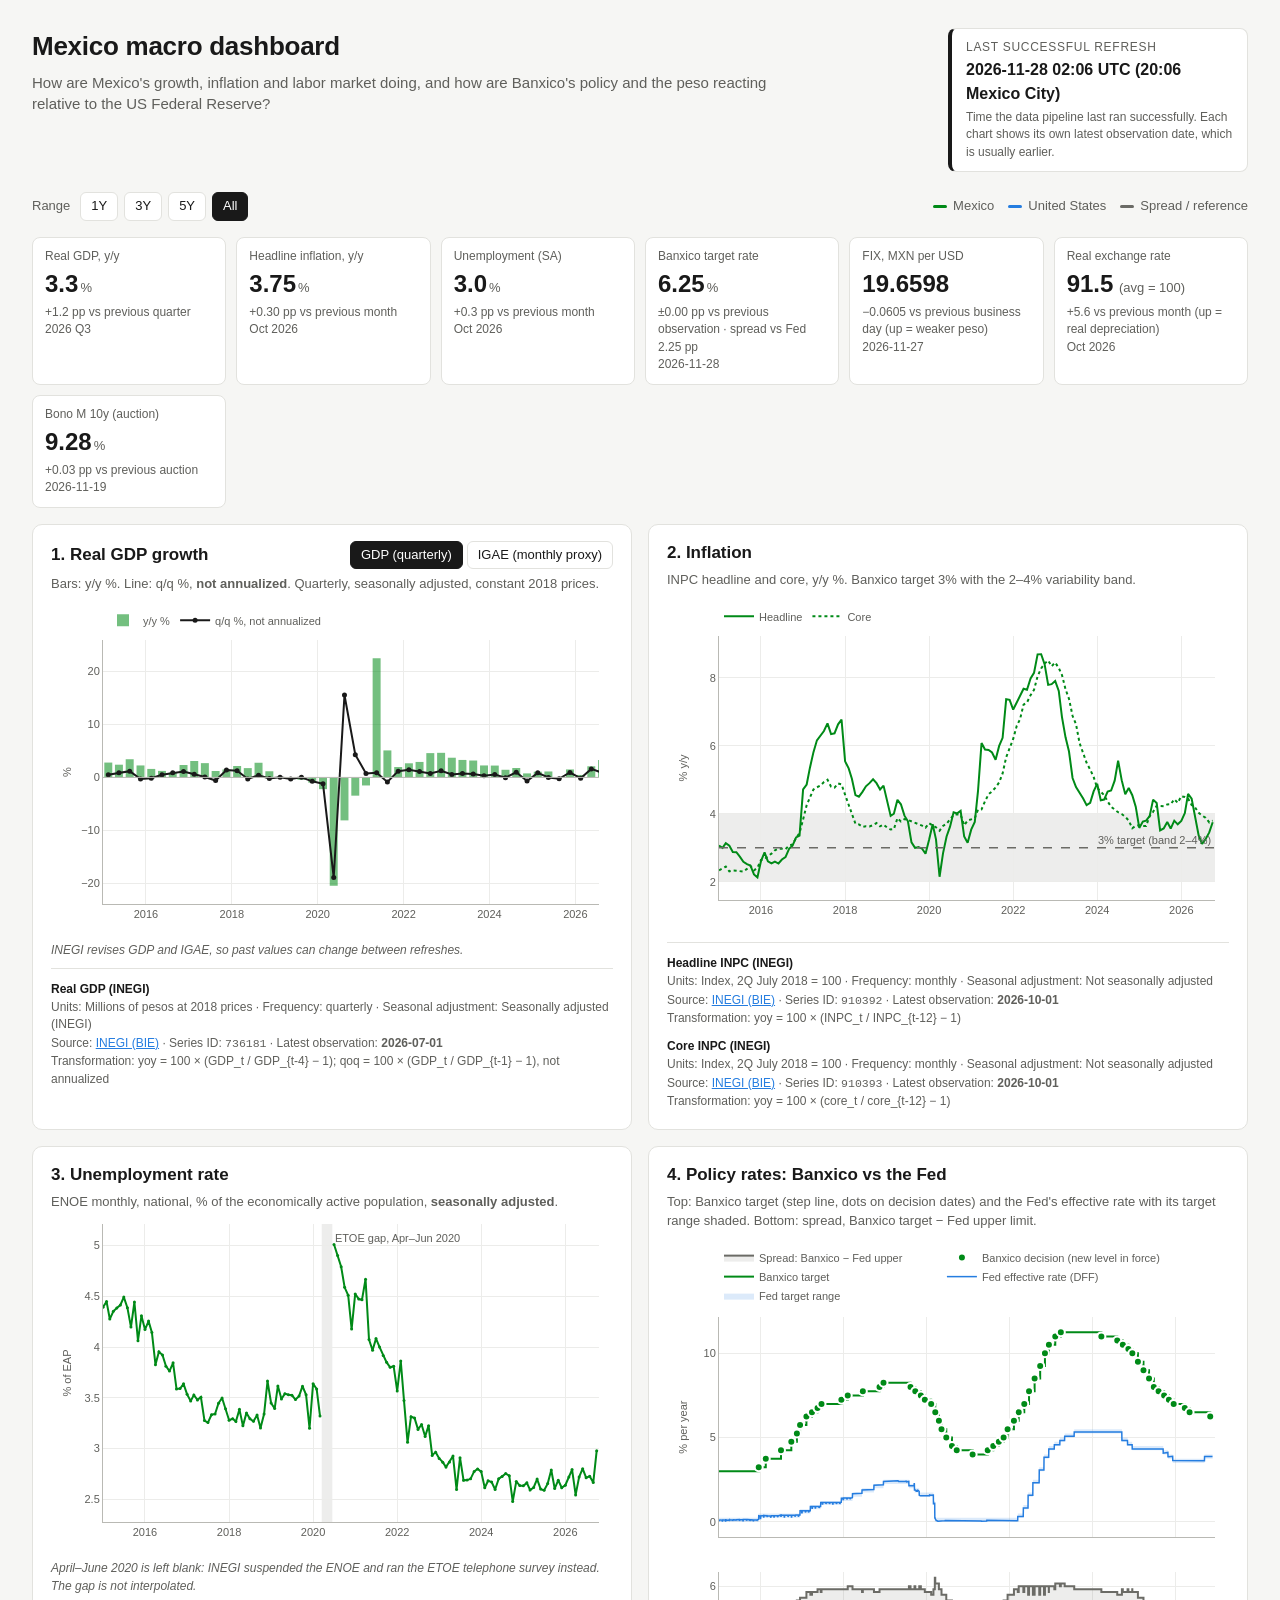
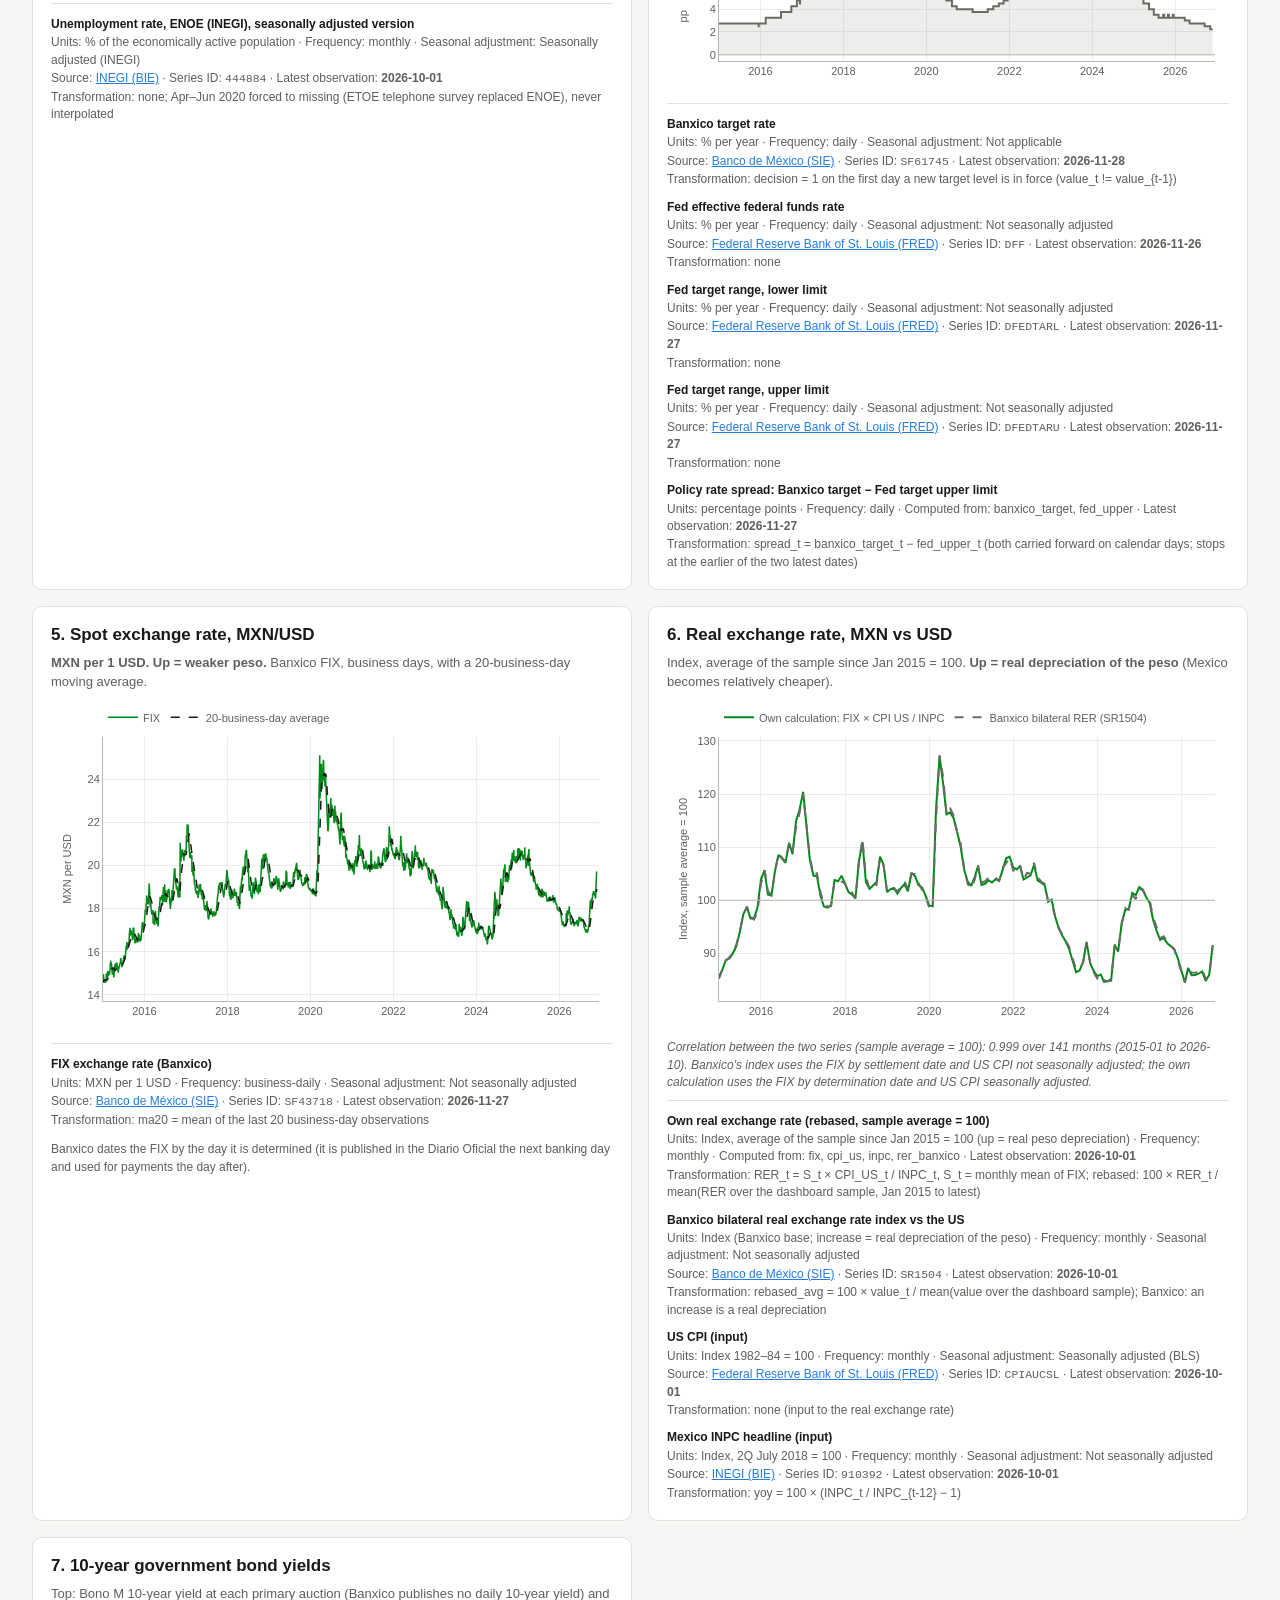
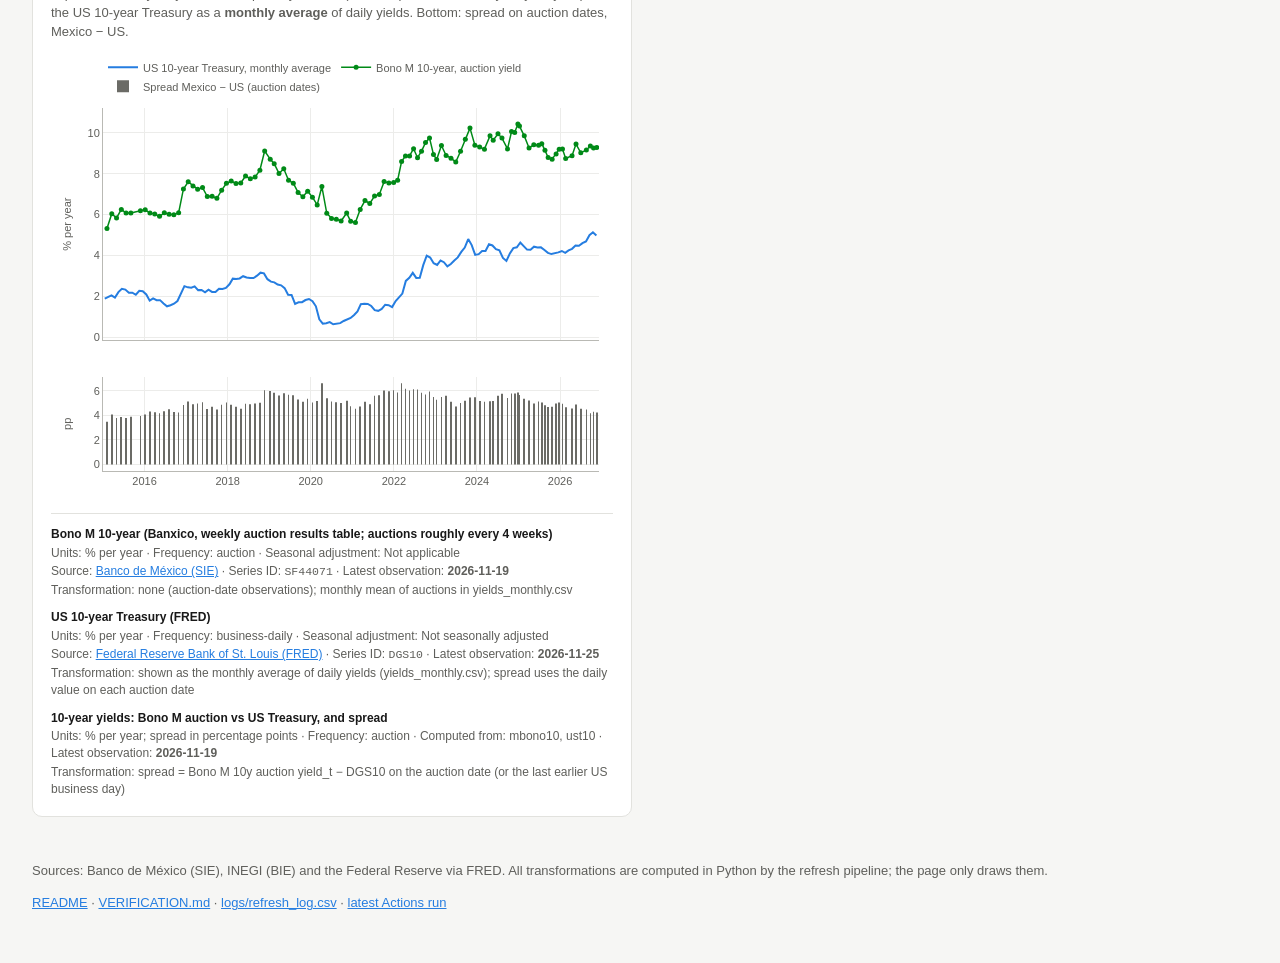
<file: docs/index.html>
<!DOCTYPE html>
<html lang="en">
<head>
  <meta charset="utf-8">
  <meta name="viewport" content="width=device-width, initial-scale=1">
  <title>Mexico macro dashboard</title>
  <meta name="description" content="Mexico's growth, inflation, labor market, Banxico policy and the peso relative to the US Federal Reserve. Official sources, refreshed automatically.">
  <link rel="stylesheet" href="style.css">
  <script src="https://cdn.plot.ly/plotly-2.35.2.min.js" charset="utf-8"></script>
</head>
<body>
  <header class="page-header">
    <div class="title-block">
      <h1>Mexico macro dashboard</h1>
      <p class="question">How are Mexico's growth, inflation and labor market doing, and how are Banxico's policy and the peso reacting relative to the US Federal Reserve?</p>
    </div>
    <div class="refresh-box" id="refresh-box" aria-live="polite">
      <div class="refresh-label">Last successful refresh</div>
      <div class="refresh-time" id="refresh-time">loading…</div>
      <div class="refresh-note">Time the data pipeline last ran successfully. Each chart shows its own latest observation date, which is usually earlier.</div>
    </div>
  </header>

  <div id="warning" class="warning" hidden></div>

  <div class="controls" role="group" aria-label="Time range for all charts">
    <span class="controls-label">Range</span>
    <button type="button" data-range="1">1Y</button>
    <button type="button" data-range="3">3Y</button>
    <button type="button" data-range="5">5Y</button>
    <button type="button" data-range="all" class="active" aria-pressed="true">All</button>
    <span class="legend-key"><span class="swatch mx"></span>Mexico <span class="swatch us"></span>United States <span class="swatch spread"></span>Spread / reference</span>
  </div>

  <section class="kpis" id="kpis" aria-label="Latest values"></section>

  <main class="grid">
    <article class="card" id="card-gdp">
      <div class="card-head">
        <h2>1. Real GDP growth</h2>
        <div class="toggle" role="group" aria-label="GDP view">
          <button type="button" data-gdp="gdp" class="active" aria-pressed="true">GDP (quarterly)</button>
          <button type="button" data-gdp="igae" aria-pressed="false">IGAE (monthly proxy)</button>
        </div>
      </div>
      <p class="subtitle" id="gdp-subtitle">Bars: y/y %. Line: q/q %, <strong>not annualized</strong>. Seasonally adjusted, constant 2018 prices.</p>
      <div class="chart" id="chart-gdp"></div>
      <p class="caveat">INEGI revises GDP and IGAE, so past values can change between refreshes.</p>
      <footer class="chart-footer" id="foot-gdp"></footer>
    </article>

    <article class="card" id="card-inflation">
      <div class="card-head"><h2>2. Inflation</h2></div>
      <p class="subtitle">INPC headline and core, y/y %. Banxico target 3% with the 2–4% variability band.</p>
      <div class="chart" id="chart-inflation"></div>
      <footer class="chart-footer" id="foot-inflation"></footer>
    </article>

    <article class="card" id="card-unemployment">
      <div class="card-head"><h2>3. Unemployment rate</h2></div>
      <p class="subtitle">ENOE monthly, national, % of the economically active population, <strong>seasonally adjusted</strong>.</p>
      <div class="chart" id="chart-unemployment"></div>
      <p class="caveat">April–June 2020 is left blank: INEGI suspended the ENOE and ran the ETOE telephone survey instead. The gap is not interpolated.</p>
      <footer class="chart-footer" id="foot-unemployment"></footer>
    </article>

    <article class="card" id="card-policy">
      <div class="card-head"><h2>4. Policy rates: Banxico vs the Fed</h2></div>
      <p class="subtitle">Top: Banxico target (step line, dots on decision dates) and the Fed's effective rate with its target range shaded. Bottom: spread, Banxico target − Fed upper limit.</p>
      <div class="chart tall" id="chart-policy"></div>
      <footer class="chart-footer" id="foot-policy"></footer>
    </article>

    <article class="card" id="card-fix">
      <div class="card-head"><h2>5. Spot exchange rate, MXN/USD</h2></div>
      <p class="subtitle"><strong>MXN per 1 USD. Up = weaker peso.</strong> Banxico FIX, business days, with a 20-business-day moving average.</p>
      <div class="chart" id="chart-fix"></div>
      <footer class="chart-footer" id="foot-fix"></footer>
    </article>

    <article class="card" id="card-rer">
      <div class="card-head"><h2>6. Real exchange rate, MXN vs USD</h2></div>
      <p class="subtitle">Index, average of the sample since Jan 2015 = 100. <strong>Up = real depreciation of the peso</strong> (Mexico becomes relatively cheaper).</p>
      <div class="chart" id="chart-rer"></div>
      <p class="caveat" id="rer-note"></p>
      <footer class="chart-footer" id="foot-rer"></footer>
    </article>

    <article class="card" id="card-yields">
      <div class="card-head"><h2>7. 10-year government bond yields</h2></div>
      <p class="subtitle">Top: Bono M 10-year yield at each primary auction (Banxico publishes no daily 10-year yield) and the US 10-year Treasury as a <strong>monthly average</strong> of daily yields. Bottom: spread on auction dates, Mexico − US.</p>
      <div class="chart tall" id="chart-yields"></div>
      <footer class="chart-footer" id="foot-yields"></footer>
    </article>
  </main>

  <footer class="page-footer" id="page-footer">
    <p>Sources: Banco de México (SIE), INEGI (BIE) and the Federal Reserve via FRED. All transformations are computed in Python by the refresh pipeline; the page only draws them.</p>
    <p id="repo-links"></p>
  </footer>

  <script src="app.js"></script>
</body>
</html>
</file>
<file: docs/style.css>
:root {
  color-scheme: light;
  --surface-0: #f6f6f4;
  --surface-1: #ffffff;
  --border: #e2e2de;
  --grid: #ececea;
  --axis: #b9b9b4;
  --text-primary: #191919;
  --text-secondary: #5f5f5b;
  --mx: #008a17;          /* Mexico series */
  --mx-soft: rgba(0, 138, 23, 0.55);
  --us: #257de0;          /* US series */
  --us-soft: rgba(37, 125, 224, 0.16);
  --ref: #6b6b66;         /* spreads, targets, reference lines */
  --band: rgba(107, 107, 102, 0.12);
  --warn-bg: #fff4e0;
  --warn-border: #e3a008;
  --font: -apple-system, BlinkMacSystemFont, "Segoe UI", Roboto, "Helvetica Neue", Arial, sans-serif;
}
@media (prefers-color-scheme: dark) {
  :root {
    color-scheme: dark;
    --surface-0: #111111;
    --surface-1: #191919;
    --border: #2d2d2b;
    --grid: #2a2a28;
    --axis: #4a4a47;
    --text-primary: #efefef;
    --text-secondary: #a3a39e;
    --mx: #0aac23;
    --mx-soft: rgba(10, 172, 35, 0.55);
    --us: #338ced;
    --us-soft: rgba(51, 140, 237, 0.2);
    --ref: #a3a39e;
    --band: rgba(163, 163, 158, 0.14);
    --warn-bg: #2e2410;
    --warn-border: #d28e05;
  }
}

* { box-sizing: border-box; }
body {
  margin: 0;
  background: var(--surface-0);
  color: var(--text-primary);
  font-family: var(--font);
  font-size: 15px;
  line-height: 1.45;
}

.page-header {
  display: flex;
  gap: 24px;
  justify-content: space-between;
  align-items: flex-start;
  padding: 28px 32px 12px;
  max-width: 1400px;
  margin: 0 auto;
}
h1 { margin: 0 0 6px; font-size: 26px; letter-spacing: -0.01em; }
.question { margin: 0; color: var(--text-secondary); max-width: 760px; }

.refresh-box {
  flex: 0 0 300px;
  background: var(--surface-1);
  border: 1px solid var(--border);
  border-left: 4px solid var(--text-primary);
  border-radius: 8px;
  padding: 10px 14px;
}
.refresh-label { font-size: 12px; text-transform: uppercase; letter-spacing: 0.06em; color: var(--text-secondary); }
.refresh-time { font-size: 16px; font-weight: 600; font-variant-numeric: tabular-nums; margin: 2px 0 4px; }
.refresh-note { font-size: 12px; color: var(--text-secondary); }

.warning {
  max-width: 1336px;
  margin: 4px auto 8px;
  background: var(--warn-bg);
  border: 1px solid var(--warn-border);
  border-radius: 8px;
  padding: 8px 14px;
  font-size: 13px;
}
.warning strong { margin-right: 4px; }

.controls {
  display: flex;
  flex-wrap: wrap;
  align-items: center;
  gap: 6px;
  max-width: 1400px;
  margin: 0 auto;
  padding: 8px 32px;
}
.controls-label { font-size: 13px; color: var(--text-secondary); margin-right: 4px; }
button {
  font: inherit;
  font-size: 13px;
  border: 1px solid var(--border);
  background: var(--surface-1);
  color: var(--text-primary);
  border-radius: 6px;
  padding: 4px 10px;
  cursor: pointer;
}
button.active { background: var(--text-primary); color: var(--surface-1); border-color: var(--text-primary); }
button:focus-visible { outline: 2px solid var(--us); outline-offset: 2px; }
.legend-key { margin-left: auto; font-size: 13px; color: var(--text-secondary); display: inline-flex; align-items: center; gap: 6px; }
.swatch { display: inline-block; width: 14px; height: 3px; border-radius: 2px; margin-left: 8px; }
.swatch.mx { background: var(--mx); }
.swatch.us { background: var(--us); }
.swatch.spread { background: var(--ref); }

.kpis {
  display: grid;
  grid-template-columns: repeat(auto-fit, minmax(170px, 1fr));
  gap: 10px;
  max-width: 1400px;
  margin: 0 auto;
  padding: 8px 32px 16px;
}
.kpi {
  background: var(--surface-1);
  border: 1px solid var(--border);
  border-radius: 8px;
  padding: 10px 12px;
}
.kpi-label { font-size: 12px; color: var(--text-secondary); }
.kpi-value { font-size: 24px; font-weight: 650; font-variant-numeric: tabular-nums; margin: 2px 0; }
.kpi-value .unit { font-size: 13px; font-weight: 500; color: var(--text-secondary); margin-left: 2px; }
.kpi-change, .kpi-date { font-size: 12px; color: var(--text-secondary); font-variant-numeric: tabular-nums; }

.grid {
  display: grid;
  grid-template-columns: repeat(2, minmax(0, 1fr));
  gap: 16px;
  max-width: 1400px;
  margin: 0 auto;
  padding: 0 32px 24px;
}
.card {
  background: var(--surface-1);
  border: 1px solid var(--border);
  border-radius: 10px;
  padding: 16px 18px 12px;
  min-width: 0;
}
.card-head { display: flex; justify-content: space-between; align-items: center; gap: 8px; flex-wrap: wrap; }
.card h2 { font-size: 17px; margin: 0; }
.toggle { display: inline-flex; gap: 4px; }
.subtitle { margin: 6px 0 4px; font-size: 13px; color: var(--text-secondary); }
.caveat { margin: 4px 0 0; font-size: 12px; color: var(--text-secondary); font-style: italic; }
.chart { width: 100%; height: 340px; }
.chart.tall { height: 460px; }

.chart-footer {
  margin-top: 8px;
  border-top: 1px solid var(--border);
  padding-top: 8px;
  font-size: 12px;
  color: var(--text-secondary);
}
.chart-footer dl { margin: 0 0 6px; display: grid; grid-template-columns: max-content 1fr; column-gap: 8px; row-gap: 1px; }
.chart-footer dt { font-weight: 600; color: var(--text-primary); grid-column: 1 / -1; margin-top: 4px; }
.chart-footer dd { margin: 0; grid-column: 1 / -1; }
.chart-footer .k { color: var(--text-secondary); }
.chart-footer a { color: var(--us); }
.chart-footer code { font-size: 11.5px; }
.status-kept { color: #b26b00; font-weight: 600; }

.page-footer {
  max-width: 1400px;
  margin: 0 auto;
  padding: 8px 32px 40px;
  font-size: 13px;
  color: var(--text-secondary);
}
.page-footer a { color: var(--us); }

.empty { display: flex; align-items: center; justify-content: center; height: 100%; color: var(--text-secondary); font-size: 14px; text-align: center; padding: 20px; }

@media (max-width: 900px) {
  .grid { grid-template-columns: 1fr; padding: 0 14px 20px; }
  .page-header { flex-direction: column; padding: 20px 14px 8px; }
  .refresh-box { flex: none; width: 100%; }
  .controls, .kpis, .page-footer { padding-left: 14px; padding-right: 14px; }
  .legend-key { margin-left: 0; width: 100%; }
  .chart { height: 300px; }
  .chart.tall { height: 420px; }
}
</file>
